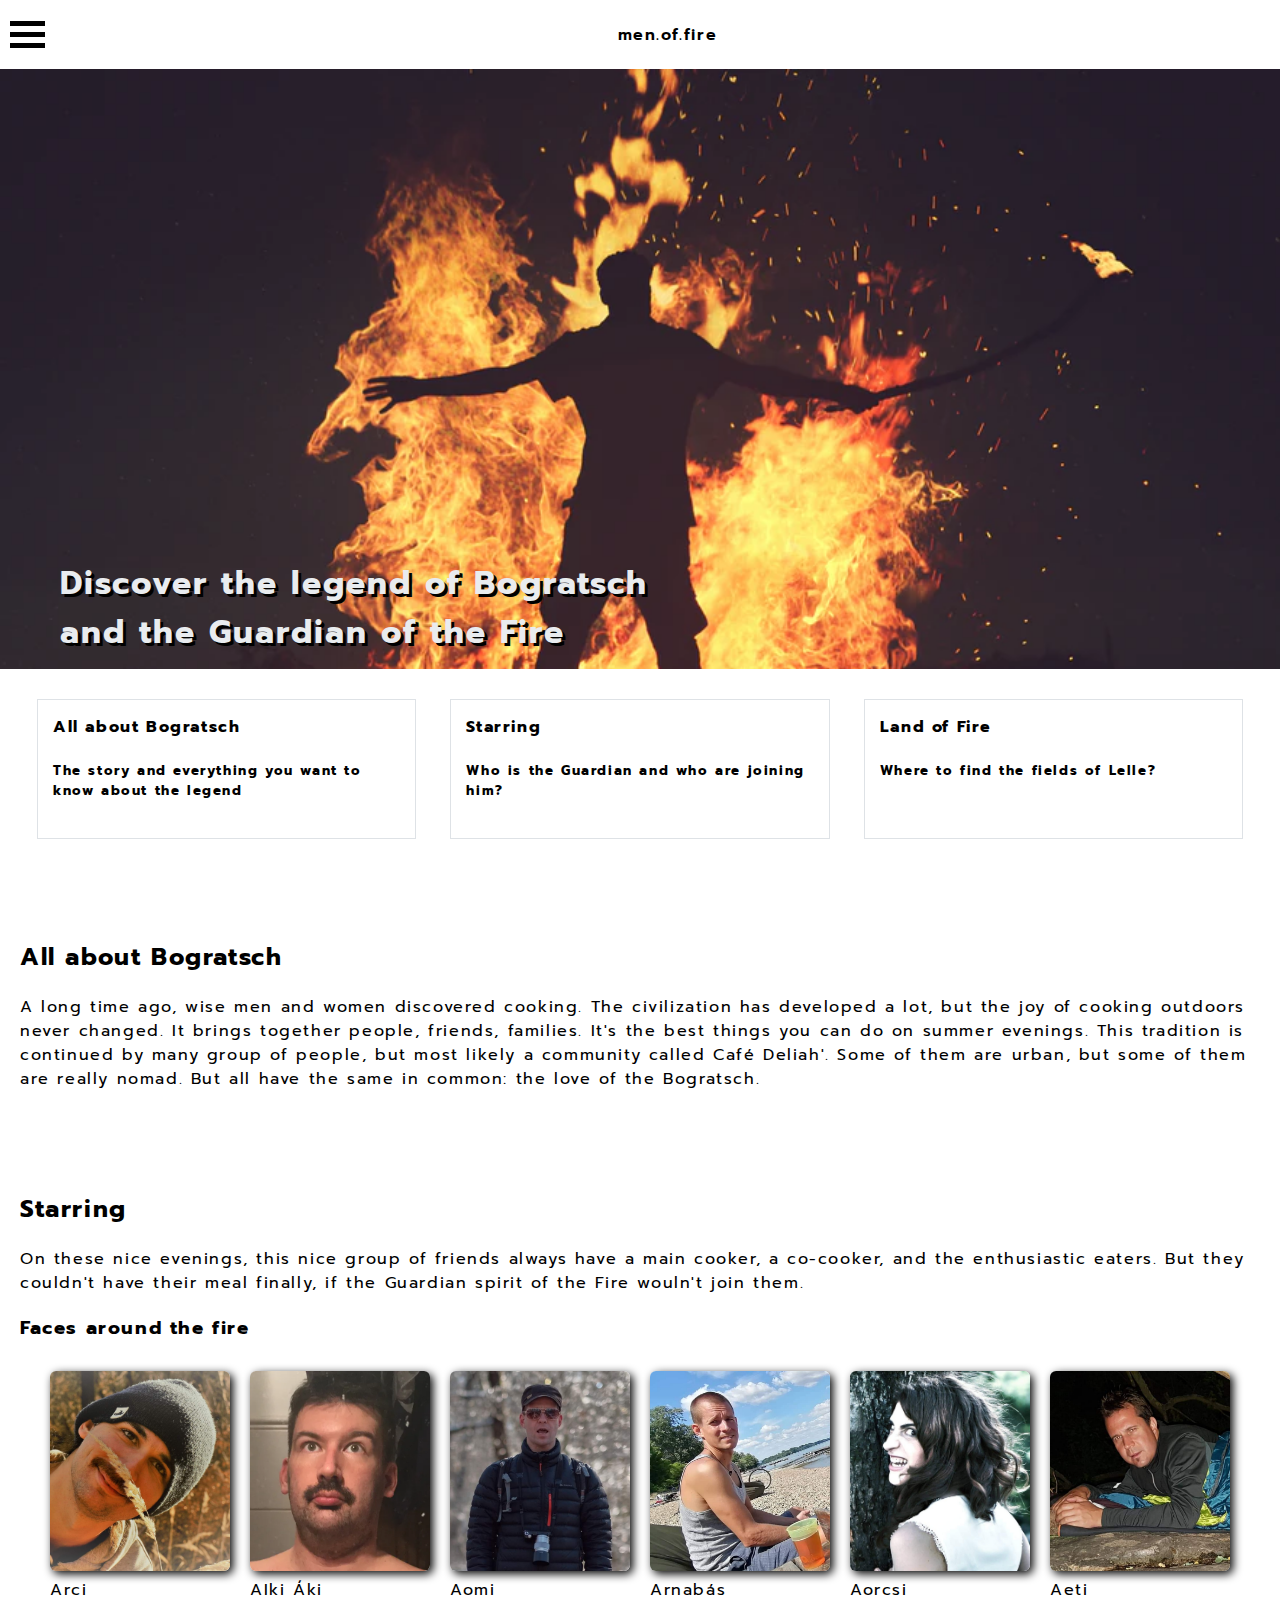
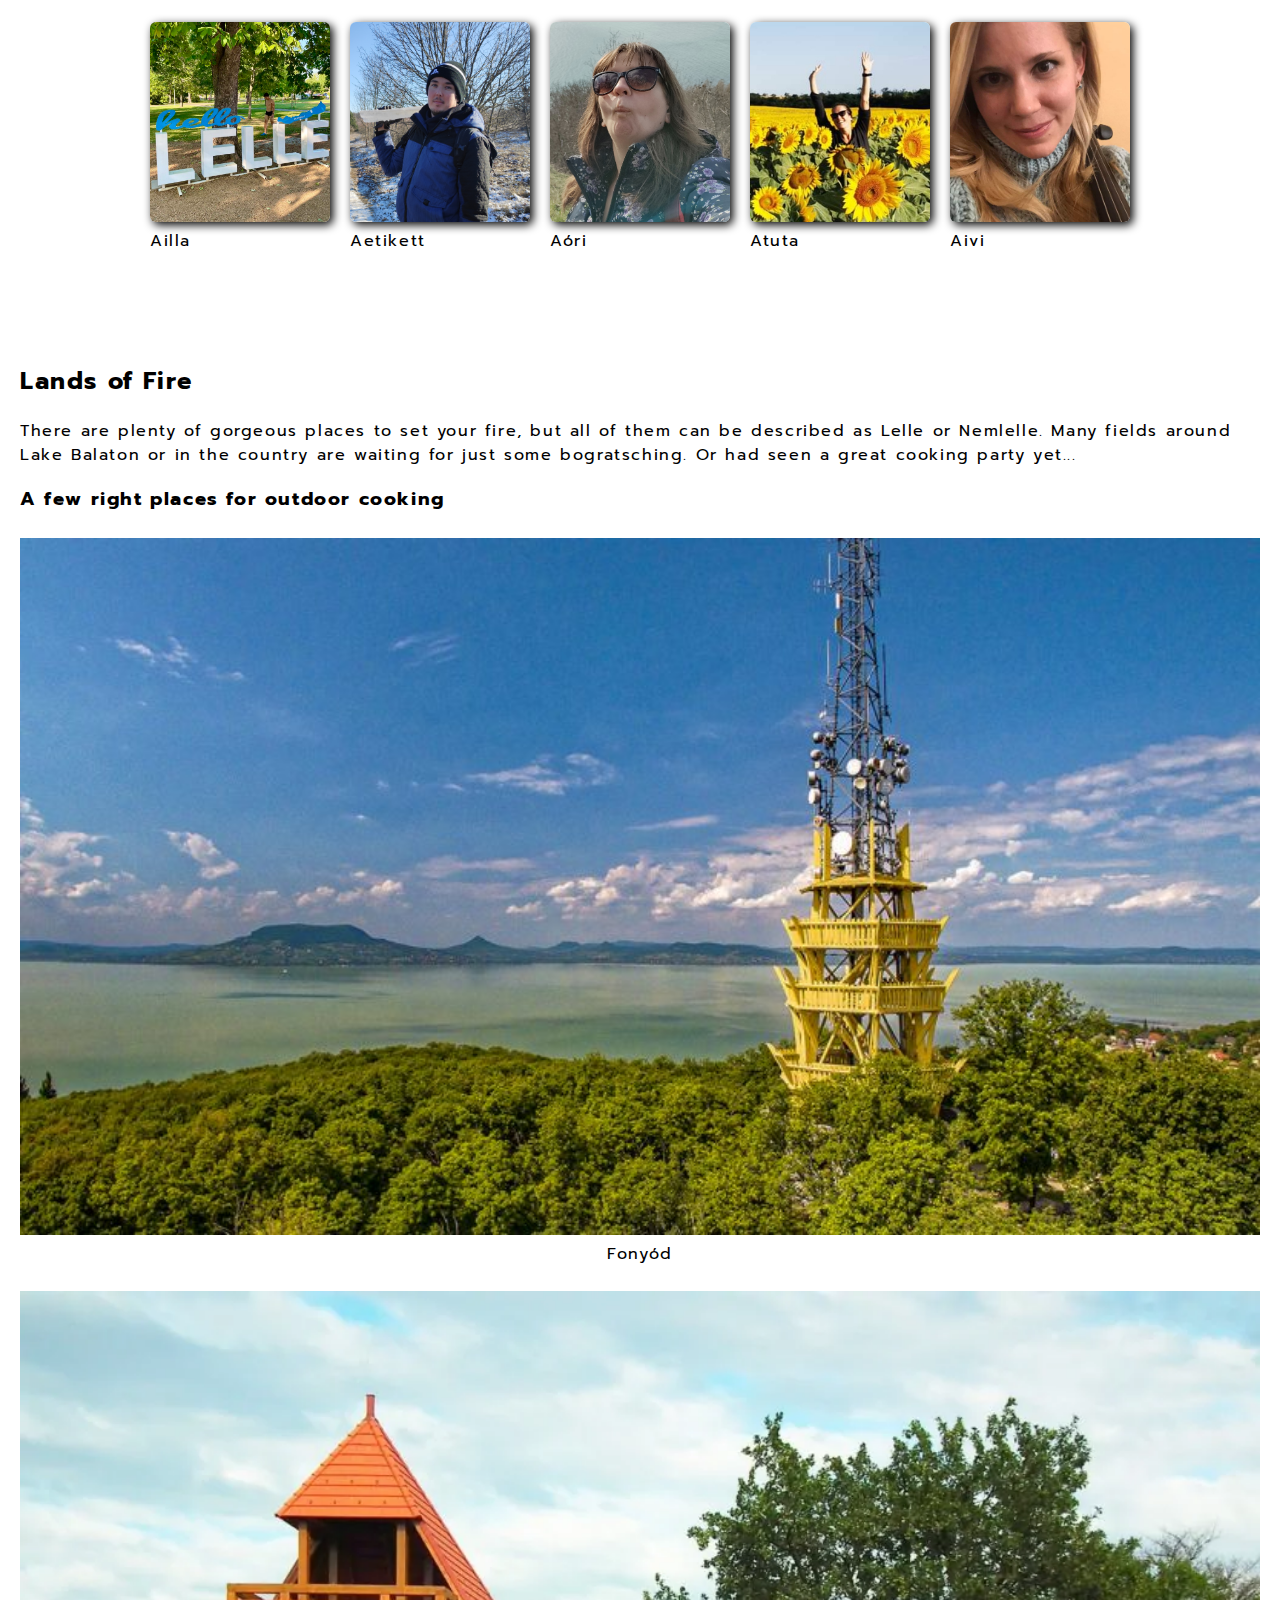
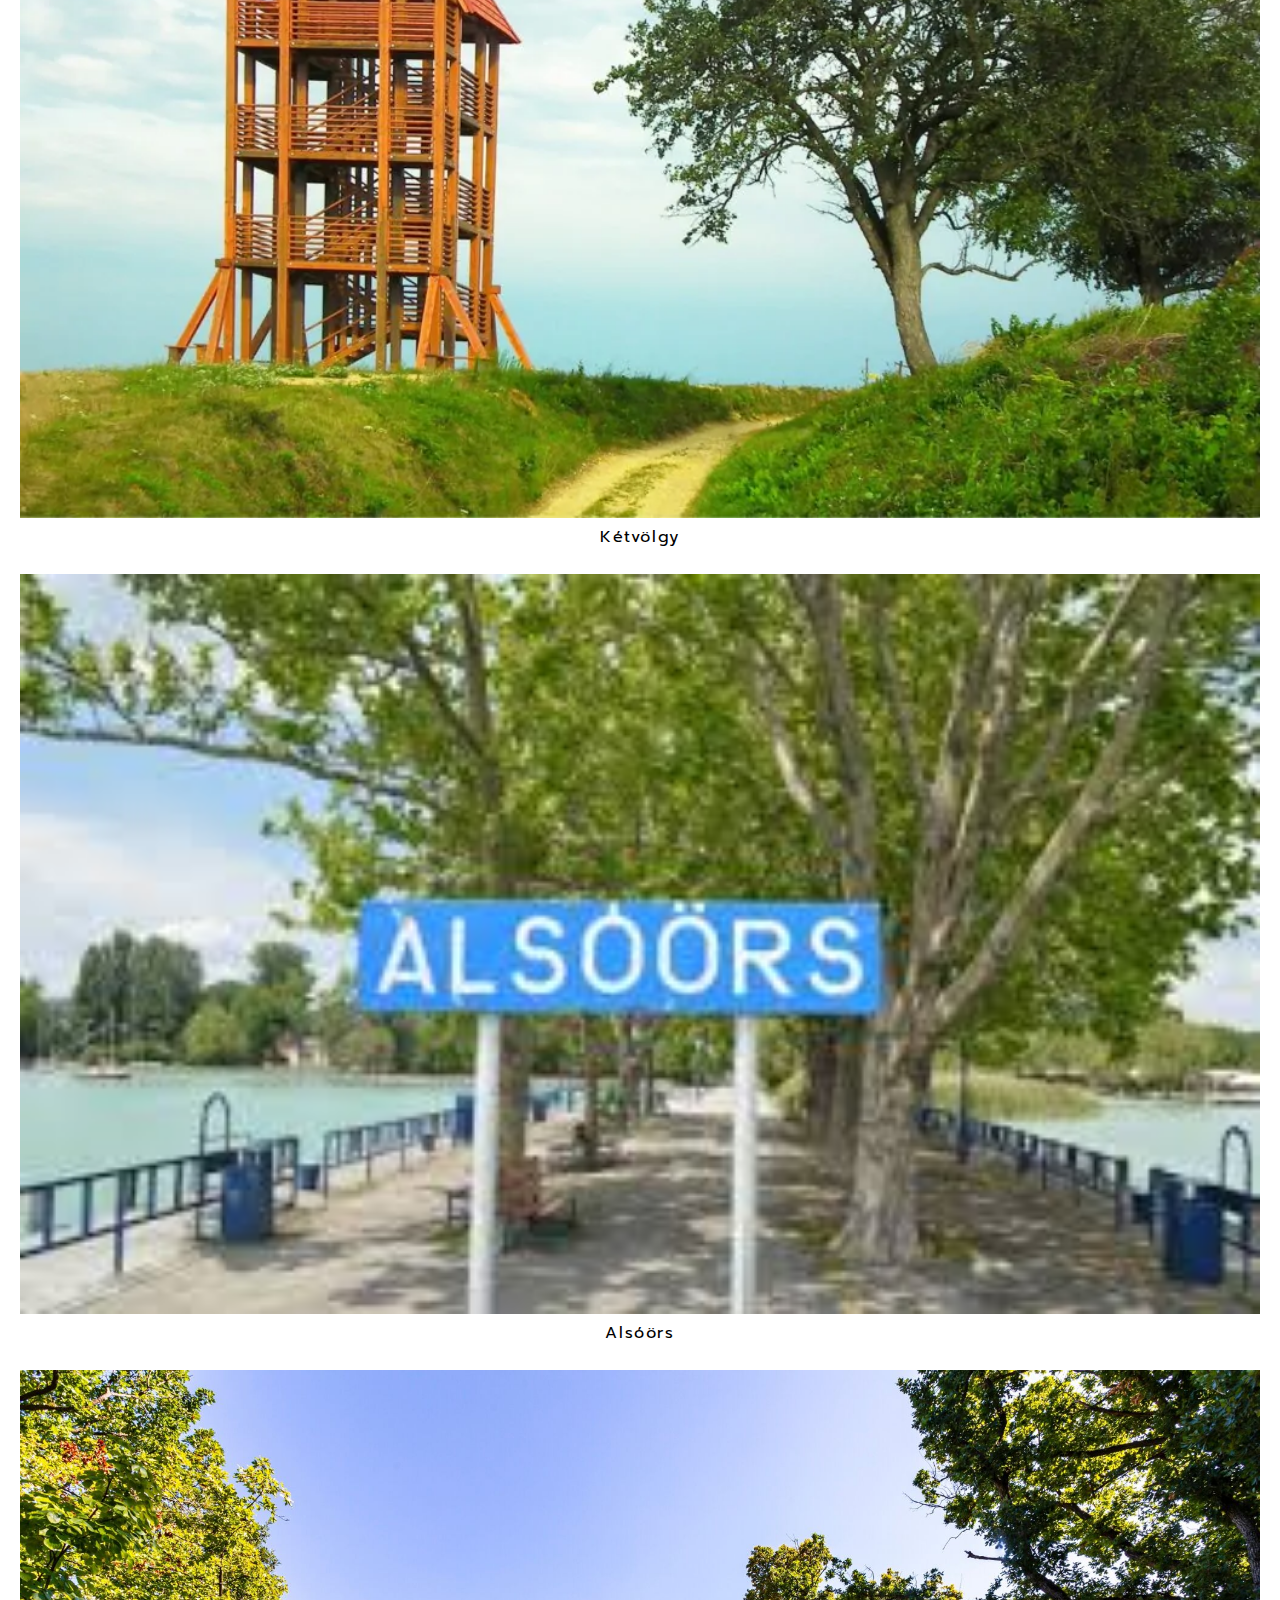
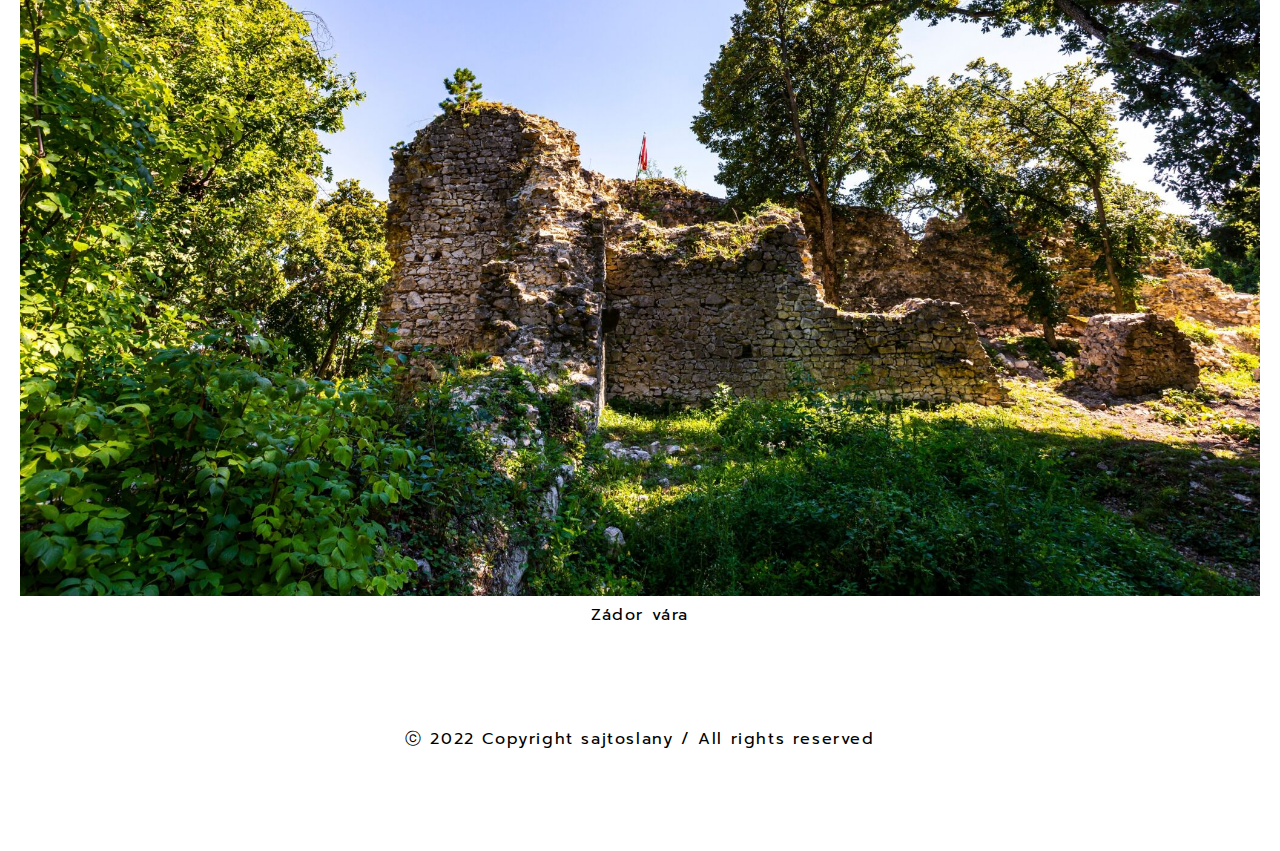
<file: index.html>
<!DOCTYPE html>
<html lang="en">
<head>
    <meta charset="UTF-8">
    <meta http-equiv="X-UA-Compatible" content="IE=edge">
    <meta name="viewport" content="width=device-width, initial-scale=1.0">
    <link rel="stylesheet" href="index.css">
    <link rel="preconnect" href="https://fonts.googleapis.com">
<link rel="preconnect" href="https://fonts.gstatic.com" crossorigin>
<link href="https://fonts.googleapis.com/css2?family=Prompt:wght@200;300&display=swap" rel="stylesheet">
</head>
    <header>
        <div id="menu-btn">
            <div class="bar"></div>
            <div class="bar"></div>
            <div class="bar"></div>
        </div>
        <div id="center-logo">
            <p>men.of.fire</p>
        </div>
    </header>
    <body>
        <div id="hero">
            <div id="title-container">
                <h1 class="title">Discover the legend of Bogratsch</h1>
                <h1 class="title">and the Guardian of the Fire</h1>
            </div>
        </div>
        <div id="menu-container">
            
            <div class="menu one">
                <a href="#article-title1">
                    <div class="menu-text">
                        <h4>All about Bogratsch</h4>
                        <h5>The story and everything you want to know about the legend</h5>
                    </div>
                </a>
                </div>
            
            
            <div class="menu two">
                <a href="#article-title2">
                    <div class="menu-text">
                        <h4>Starring</h4>
                        <h5>Who is the Guardian and who are joining him?</h5>
                    </div>
                </a>
            </div>
            
            
            <div class="menu three">
                <a href="#article-title3">
                    <div class="menu-text">
                        <h4>Land of Fire</h4>
                        <h5>Where to find the fields of Lelle?</h5>
                    </div>
                </a>
            </div>
            
        </div>
        <div id="article-area">
                <div class="article-container first">
                    <h2 id="article-title1">All about Bogratsch</h2>
                    <p>A long time ago, wise men and women discovered cooking. The civilization 
                        has developed a lot, but the joy of cooking outdoors never changed. 
                        It brings together people, friends, families. It's the best things you can 
                        do on summer evenings. This tradition is continued by many group of people,
                        but most likely a community called Café Deliah'. Some of them are urban, but
                        some of them are really nomad. But all have the same in common: the love of 
                        the Bogratsch. </p>
                <div class="article-container second">
                    <h2 id="article-title2">Starring</h2>
                    <p>On these nice evenings, this nice group of friends always have a main cooker, 
                        a co-cooker, and the enthusiastic eaters. But they couldn't have their meal finally, 
                        if the Guardian spirit of the Fire wouln't join them. 
                    </p>
                    <h3>Faces around the fire</h3>
                    <div id="profile-container">
                        <figure>
                            <img class="profile" src="./images/Arci.jpg" alt="Arci">
                            <figcaption>Arci</figcaption>
                        </figure>
                        <figure>
                            <img class="profile" src="./images/Aiki.webp" alt="Aiki áki">
                            <figcaption>AIki Áki</figcaption>
                        </figure>
                        <figure>
                            <img class="profile" src="./images/Aomi.jpg" alt="Aomi">
                            <figcaption>Aomi</figcaption>
                        </figure>
                        <figure>
                            <img class="profile" src="./images/Arnabas.jpg" alt="Arnabás">
                            <figcaption>Arnabás</figcaption>
                        </figure>
                        <figure>
                            <img class="profile" src="./images/Aorcsi.jpg" alt="Aorcsi">
                            <figcaption>Aorcsi</figcaption>
                        </figure>
                        <figure>
                            <img class="profile" src="./images/Aeti.jpg" alt="Aeti">
                            <figcaption>Aeti</figcaption>
                        </figure>
                        <figure>
                            <img class="profile" src="./images/ailla.jpeg" alt="Lelle">
                            <figcaption>Ailla</figcaption>
                        </figure>
                        <figure>
                            <img class="profile" src="./images/Aetikett.jpg" alt="Aetikett">
                            <figcaption>Aetikett</figcaption>
                        </figure>  
                        <figure>
                            <img class="profile" src="./images/Aori.jpg" alt="Aóri">
                            <figcaption>Aóri</figcaption>
                        </figure>
                        <figure>
                            <img class="profile" src="./images/Atuta.jpg" alt="Atuta">
                            <figcaption>Atuta</figcaption>
                        </figure>
                        <figure>
                            <img class="profile" src="./images/Aivi.jpg" alt="Aivi">
                            <figcaption>Aivi</figcaption>
                        </figure>                
                    </div>
                <div class="article-container third">
                    <h2 id="article-title3">Lands of Fire</h2>
                    <p>There are plenty of gorgeous places to set your fire, but all of them can be described
                        as Lelle or Nemlelle. Many fields around Lake Balaton or in the country are waiting for just some 
                        bogratsching. Or had seen a great cooking party yet...
                    </p>
                    <h3>A few right places for outdoor cooking</h3>
                    <div id="landscape-container">
                        <figure>
                            <img class="landscape" src="./images/fonyod.jpg" alt="Fonyód">
                            <figcaption>Fonyód</figcaption>
                        </figure>
                        <figure>
                            <img class="landscape" src="./images/ketvolgy.webp" alt="Kétvölgy">
                            <figcaption>Kétvölgy</figcaption>
                        </figure>
                        <figure>
                            <img class="landscape" src="./images/alsoors.jpg" alt="Alsóörs">
                            <figcaption>Alsóörs</figcaption>
                        </figure>
                        <figure>
                            <img class="landscape" src="./images/zador.jpg" alt="Zádor vára">
                            <figcaption>Zádor vára</figcaption>
                        </figure>  
                    </div>
            </div>
        </div>
    </body>
    <footer>
        <p>ⓒ 2022 Copyright sajtoslany / All rights reserved</p>
    </footer>
</html>
</file>
<file: index.css>
html {
    margin: 0;
    padding: 0;
    font-family: 'Prompt', sans-serif;
    letter-spacing: .1rem;
    }
    
header {
    display: flex;
    justify-content: space-between;    
}

#menu-btn {
    margin: 15px 10px;
}

.bar {
  width: 35px;
  height: 5px;
  background-color: black;
  margin: 6px 0;
}

#center-logo {
    display: inline;
    margin: auto;
    font-weight: 600;
}

body {
    margin: 0;
}

#hero {
    width: 100%;
    height: 600px;
    background-image: url("./images/maninfire.webp");
    background-size: cover;
    color: #e9ecef;
    border: 1 px solid black;
    overflow: auto;
}

#title-container {
    margin: 490px 80px 0px 60px;
}

.title {
    margin: 0;
    text-shadow: 3px 3px black;
    letter-spacing: 2px;
}

#menu-container {
    display: flex;
    justify-content: space-around;
    margin: 30px 20px;
}

.menu {
    width: 28%;
    border: 1px solid #dee2e6;
    padding: 15px;
}

a {
    color: black;
    text-decoration: none;
}

#menu-container h4 {
    margin-top: 0;
}

.article-container {
    margin: 100px auto;
}

#article-area {
    margin: auto 20px;
}

#profile-container{
    display: flex;
    justify-content: center;
    flex-wrap: wrap;
}

.profile {
    width: 180px;
    height: 200px;
    border-radius: 6px;
    object-fit: cover;
    box-shadow: 3px 3px 10px black;
}

#profile-container figure {
    margin: 10px;
}

#landscape-container {
    text-align: center;
}

.landscape {
    width: 100%;
}

#landscape-container figure {
    margin: 25px auto;
}

footer {
    text-align:center;
}
</file>
